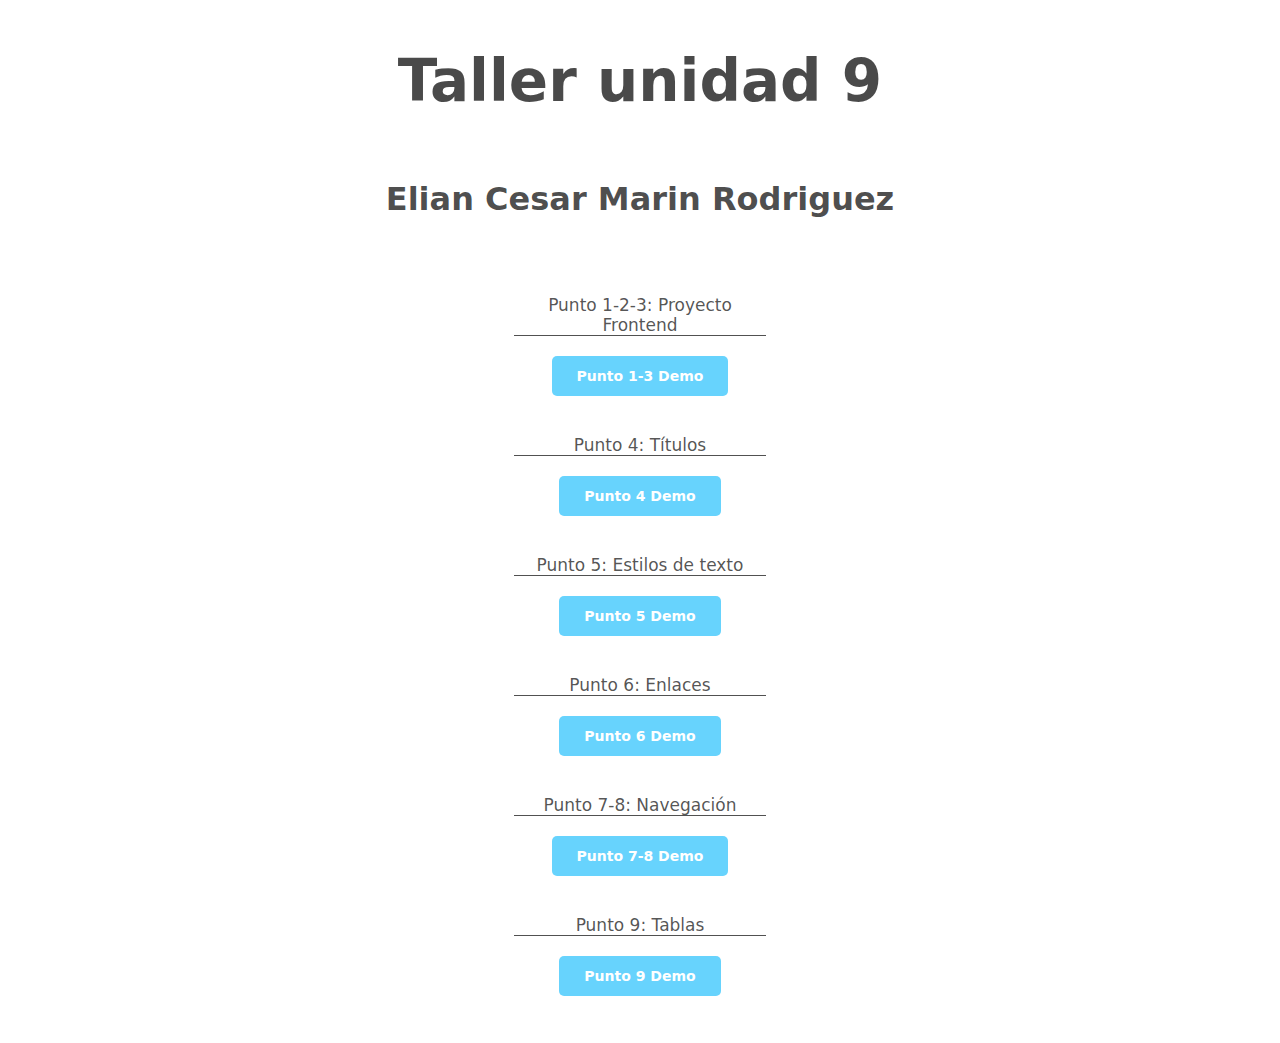
<file: index.html>
<!DOCTYPE html>
<html lang="en">
<head>
  <meta charset="UTF-8">
  <meta http-equiv="X-UA-Compatible" content="IE=edge">
  <meta name="viewport" content="width=device-width, initial-scale=1.0">
  <title>Taller 9 menu</title>
  <link rel="stylesheet" href="./styles/styles.css">
</head>
<body> 
  <div>
    <h1> Taller unidad 9</h1>
    <h2>Elian Cesar Marin Rodriguez</h2>
    <nav>
      <ul>
        <li>
          <p>
            Punto 1-2-3: Proyecto Frontend
          </p> 
          <a href="./Punto-1-3/index.html">
            Punto 1-3 Demo
          </a>
        </li>
        <li>
          <p>
            Punto 4: Títulos
          </p> 
          <a href="./Punto-4/index.html">
            Punto 4 Demo
          </a>
        </li>
        <li>
          <p>
            Punto 5: Estilos de texto
          </p>
          <a href="./Punto-5/index.html">
            Punto 5 Demo
          </a>
        </li>
        <li>
          <p>
            Punto 6: Enlaces
          </p>
          <a href="./Punto-6/index.html">
            Punto 6 Demo
          </a>
        </li>
        <li>
          <p>
            Punto 7-8: Navegación
          </p>
          <a href="./Punto-7-8/index.html">
            Punto 7-8 Demo
          </a>
        </li>
        <li>
          <p>
            Punto 9: Tablas
          </p>
          <a href="./Punto-9/index.html">
            Punto 9 Demo
          </a>
        </li>
      </ul>
    </nav>
  </div> 
</body>
</html>
</file>
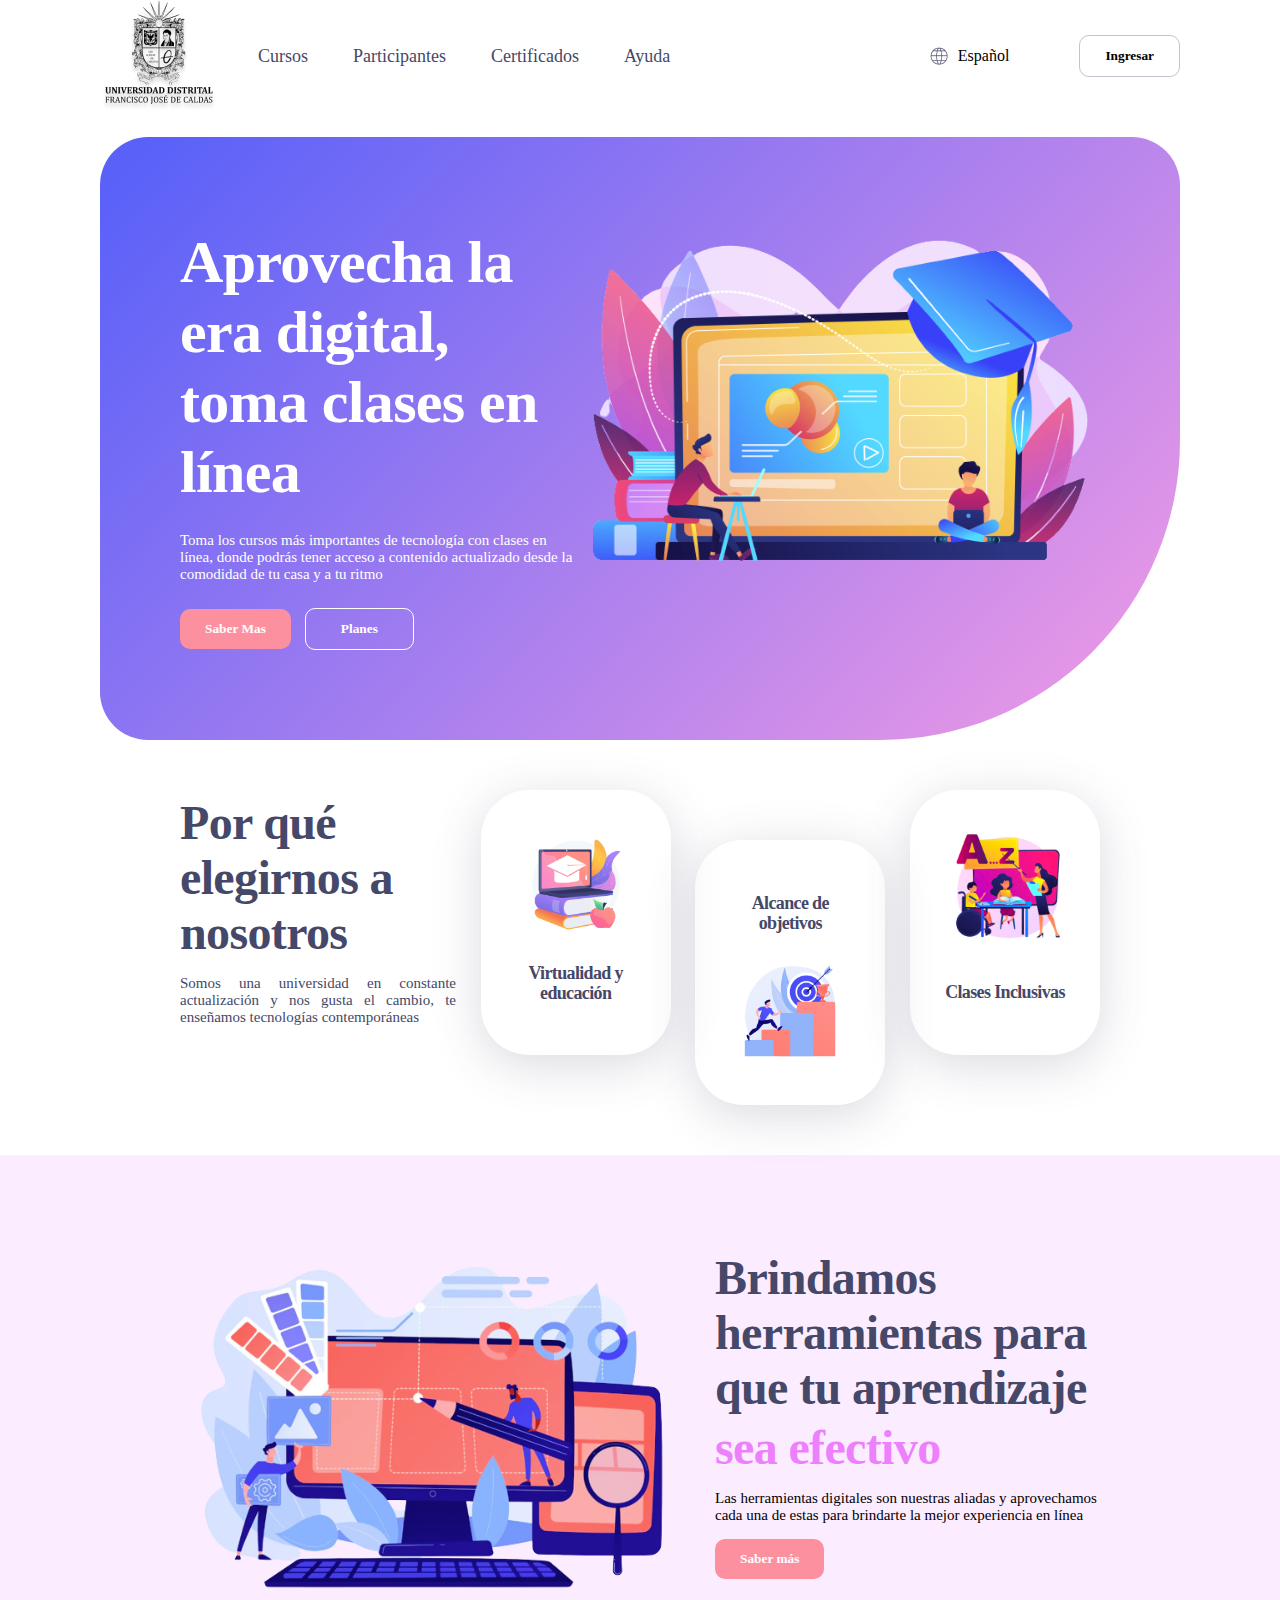
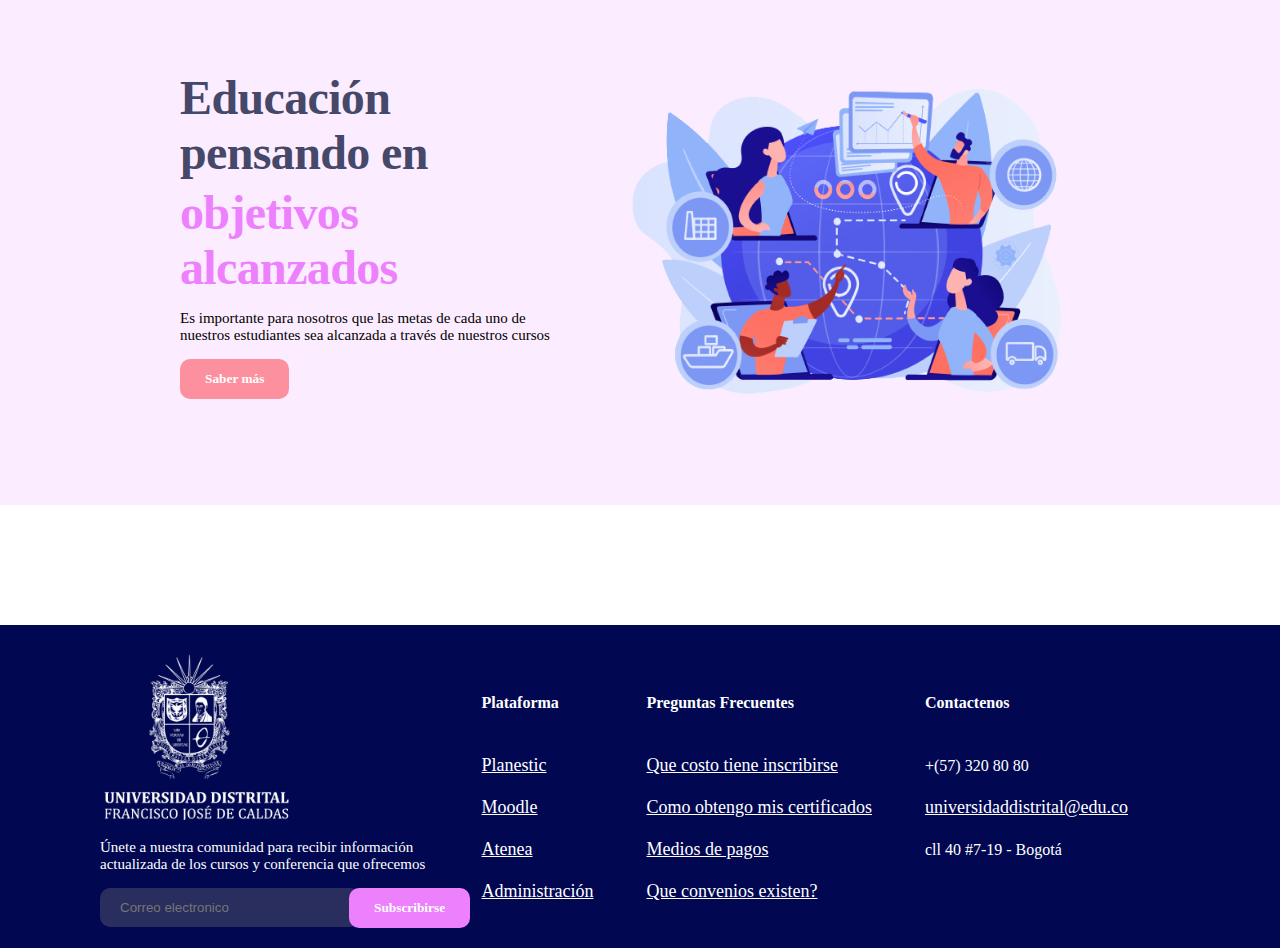
<file: Punto-1-3/index.html>
<!DOCTYPE html>
<html lang="en">
    <meta charset="UTF-8" />
    <meta http-equiv="X-UA-Compatible" content="IE=edge" />
    <meta name="viewport" content="width=device-width, initial-scale=1.0" />
    <title>Taller Atenea UD</title>
    <link rel="stylesheet" href="https://indestructibletype.com/fonts/Jost.css" type="text/css" charset="utf-8" />
    <link rel="stylesheet" href="./style/global-styles.css">
    <link rel="stylesheet" href="./style/header-style.css">
    <link rel="stylesheet" href="./style/banner-style.css">
    <link rel="stylesheet" href="./style/section-1-style.css">
    <link rel="stylesheet" href="./style/section-2-style.css">
    <link rel="stylesheet" href="./style/footer-style.css">
  </head>
  <body>
    <header>
      <div class="header__navegation">
        <img src="Public/Images/header-logo.png" alt="main-logo" />
        <nav>
          <ul>
            <li><a href="#banner">Cursos</a></li>
            <li><a href="#section-1">Participantes</a></li>
            <li><a href="#section-2">Certificados</a></li>
            <li><a href="#footer">Ayuda</a></li>
          </ul>
        </nav>
      </div>
      <div class="header__setting">
        <div>
          <img src="Public/Images/header-word.png" alt="World" />
          <span>Español</span>
        </div>
        <button class="">Ingresar</button>
      </div>
    </header>
    <main>
      <section id="banner">
        <div>
          <div>
            <h1>Aprovecha la era digital, toma clases en línea</h1>
            <p>
              Toma los cursos más importantes de tecnología con clases en línea,
              donde podrás tener acceso a contenido actualizado desde la
              comodidad de tu casa y a tu ritmo
            </p>
          </div>
          <div>
            <button class="button--orange">Saber Mas</button>
            <button class="button--white">Planes</button>
          </div>
        </div>
        <img
          src="Public/Images/banner-online.png"
          alt="online-education"
          width="550"
          height="350"
        />
      </section>
      <section id="section-1">
        <div class="section-1__info">
          <h2>Por qué elegirnos a nosotros</h2>
          <p>
            Somos una universidad en constante actualización y nos gusta el
            cambio, te enseñamos tecnologías contemporáneas
          </p>
        </div>
        <div class="section-1__card">
          <img
            src="Public/Images/section1-education.png"
            alt="education"
            width="120"
            height="120"
          />
          <h3>Virtualidad y educación</h3>
        </div>
        <div class="section-1__card section-1__card-down">
          <h3>Alcance de objetivos</h3>
          <img
            src="Public/Images/section1-goals.png"
            alt="Goals"
            width="120"
            height="120"
          />
        </div>
        <div class="section-1__card">
          <img
            src="Public/Images/section1-teach.png"
            alt="teach"
            width="120"
            height="120"
          />
          <h3>Clases Inclusivas</h3>
        </div>
      </section>
      <section id="section-2">
        <div class="section-2__info">
          <img
            src="Public/Images/section2-tools.png"
            alt="tools"
            width="500"
            height="350"
          />
          <div>
            <h2>Brindamos herramientas para que tu aprendizaje</h2>
            <h2 class="section-2__sub-pink">sea efectivo</h2>
            <p>
              Las herramientas digitales son nuestras aliadas y aprovechamos
              cada una de estas para brindarte la mejor experiencia en línea
            </p>
            <button class="button--orange">Saber más</button>
          </div>
        </div>
        <div class="section-2__info">
          <div>
            <h2>Educación pensando en</h2>
            <h2 class="section-2__sub-pink">objetivos alcanzados</h2>
            <p>
              Es importante para nosotros que las metas de cada uno de nuestros
              estudiantes sea alcanzada a través de nuestros cursos
            </p>
            <button class="button--orange">Saber más</button>
          </div>
          <img
            src="Public/Images/section2-goals.png"
            alt="goals-2"
            width="500"
            height="350"
          />
        </div>
      </section>
    </main>
    <footer id="footer">
      <div class="footer__info">
        <img
          src="./Public/Images/footer-logo.png"
          alt="footer-logo"
          width="200"
          height="175"
        />
        <div>
          <p>
            Únete a nuestra comunidad para recibir información actualizada de
            los cursos y conferencia que ofrecemos
          </p>
          <form method="post">
            <input
              id="email"
              type="email"
              name="user_name"
              placeholder="Correo electronico"
            />
            <button class="button--pink">Subscribirse</button>
          </form>
        </div>
      </div>
      <div>
        <table>
          <tr>
            <th>Plataforma</th>
            <th>Preguntas Frecuentes</th>
            <th>Contactenos</th>
          </tr>
          <tr>
            <td><a href="">Planestic</a></td>
            <td><a href="">Que costo tiene inscribirse</a></td>
            <td>+(57) 320 80 80</td>
          </tr>
          <tr>
            <td><a href="">Moodle</a></td>
            <td><a href="">Como obtengo mis certificados</a></td>
            <td><a href="">universidaddistrital@edu.co</a></td>
          </tr>
          <tr>
            <td><a href="">Atenea</a></td>
            <td><a href="">Medios de pagos</a></td>
            <td>cll 40 #7-19 - Bogotá</td>
          </tr>
          <tr>
            <td><a href="">Administración</a></td>
            <td><a href="">Que convenios existen?</a></td>
          </tr>
        </table>
      </div>
    </footer>
  </body>
</html>
</file>
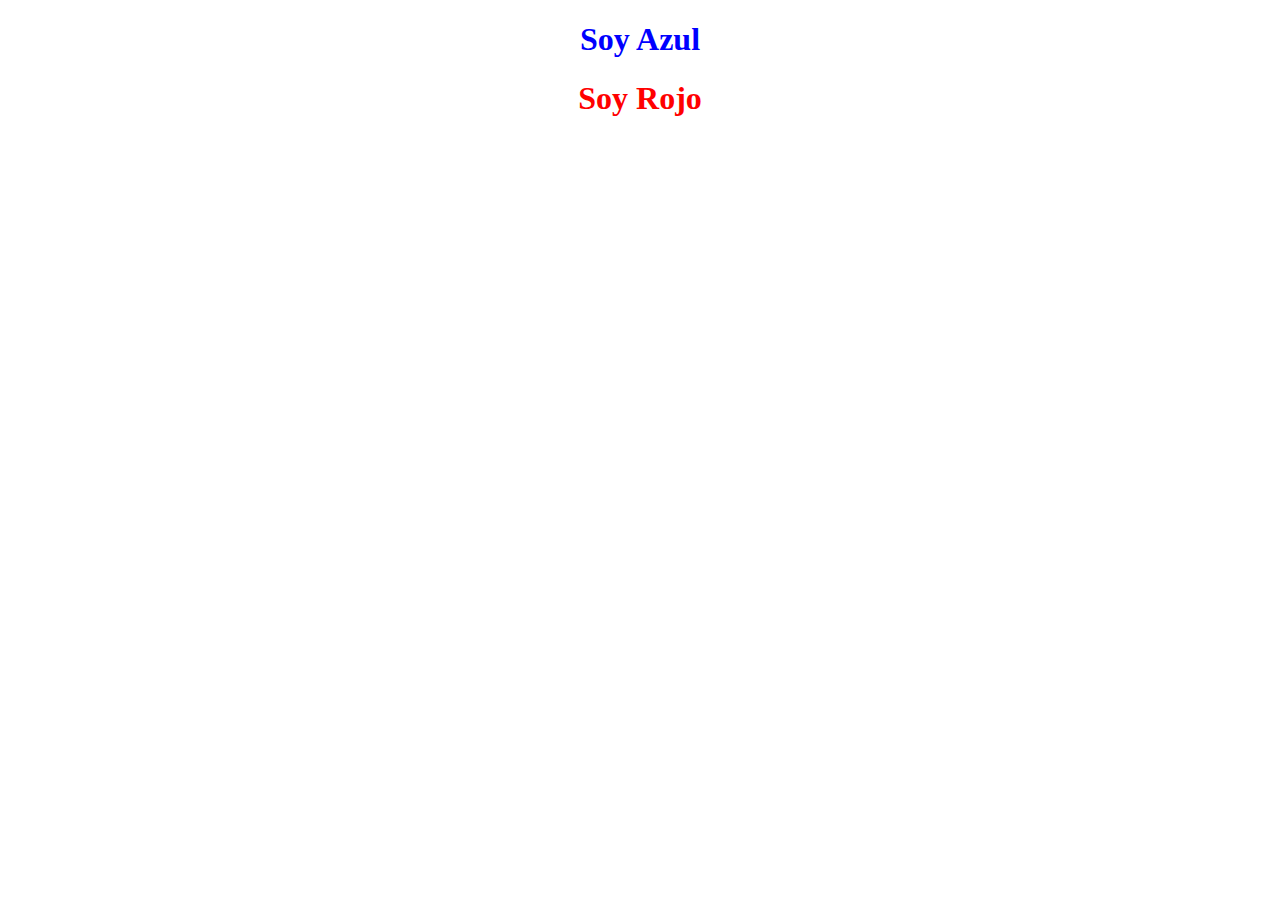
<file: Punto-4/index.html>
<!DOCTYPE html>
<html lang="en">
<head>
    <meta charset="UTF-8">
    <meta http-equiv="X-UA-Compatible" content="IE=edge">
    <meta name="viewport" content="width=device-width, initial-scale=1.0">
    <link rel="stylesheet" href="https://indestructibletype.com/fonts/Jost.css" 
    type="text/css" charset="utf-8" />
    <link rel="stylesheet" href="./style_global.css">
    <title>Taller punto 4</title>
</head>
<body>
    <h1 id="text-azul">Soy Azul</h1>
    <h1 id="text-rojo">Soy Rojo</h1>
</body>
</html>
</file>
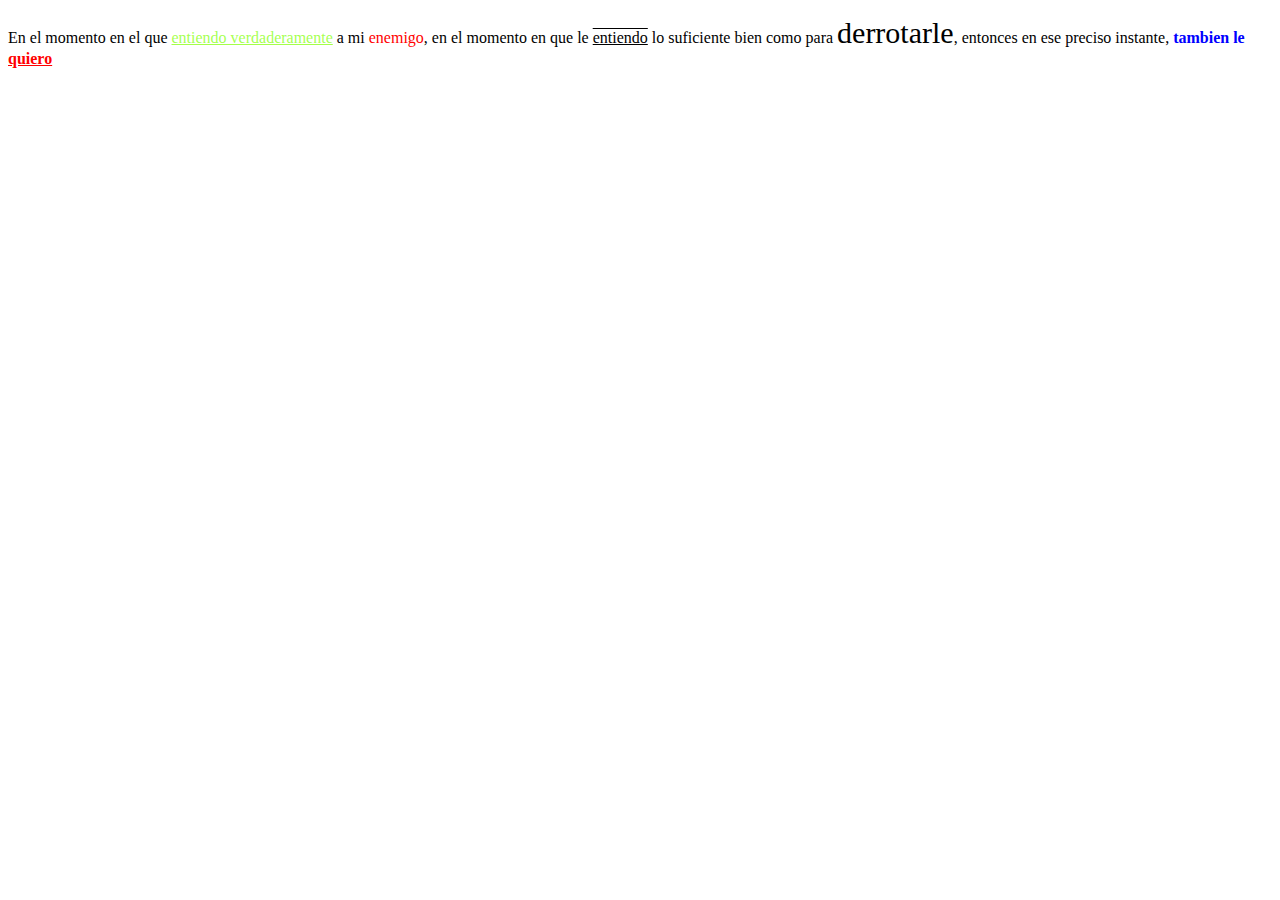
<file: Punto-5/index.html>
<!DOCTYPE html>
<html lang="en">
  <head>
    <meta charset="UTF-8" />
    <meta http-equiv="X-UA-Compatible" content="IE=edge" />
    <meta name="viewport" content="width=device-width, initial-scale=1.0" />
    <link
      rel="stylesheet"
      href="https://indestructibletype.com/fonts/Jost.css"
      type="text/css"
      charset="utf-8"
    />
    <link rel="stylesheet" href="./style.css" />
    <title>Taller punto 5</title>
  </head>
  <body>
    <p>
      En el momento en el que
      <span class="green_subrayado">entiendo verdaderamente</span> a mi
      <span class="tex_red">enemigo</span>, en el momento en que le
      <span class="line">entiendo</span> lo suficiente bien como para
      <span class="black">derrotarle</span>, entonces en ese preciso instante,
      <span class="blue">tambien le</span> 
      <span class="red">quiero</span>
    </p>
  </body>
</html>
</file>
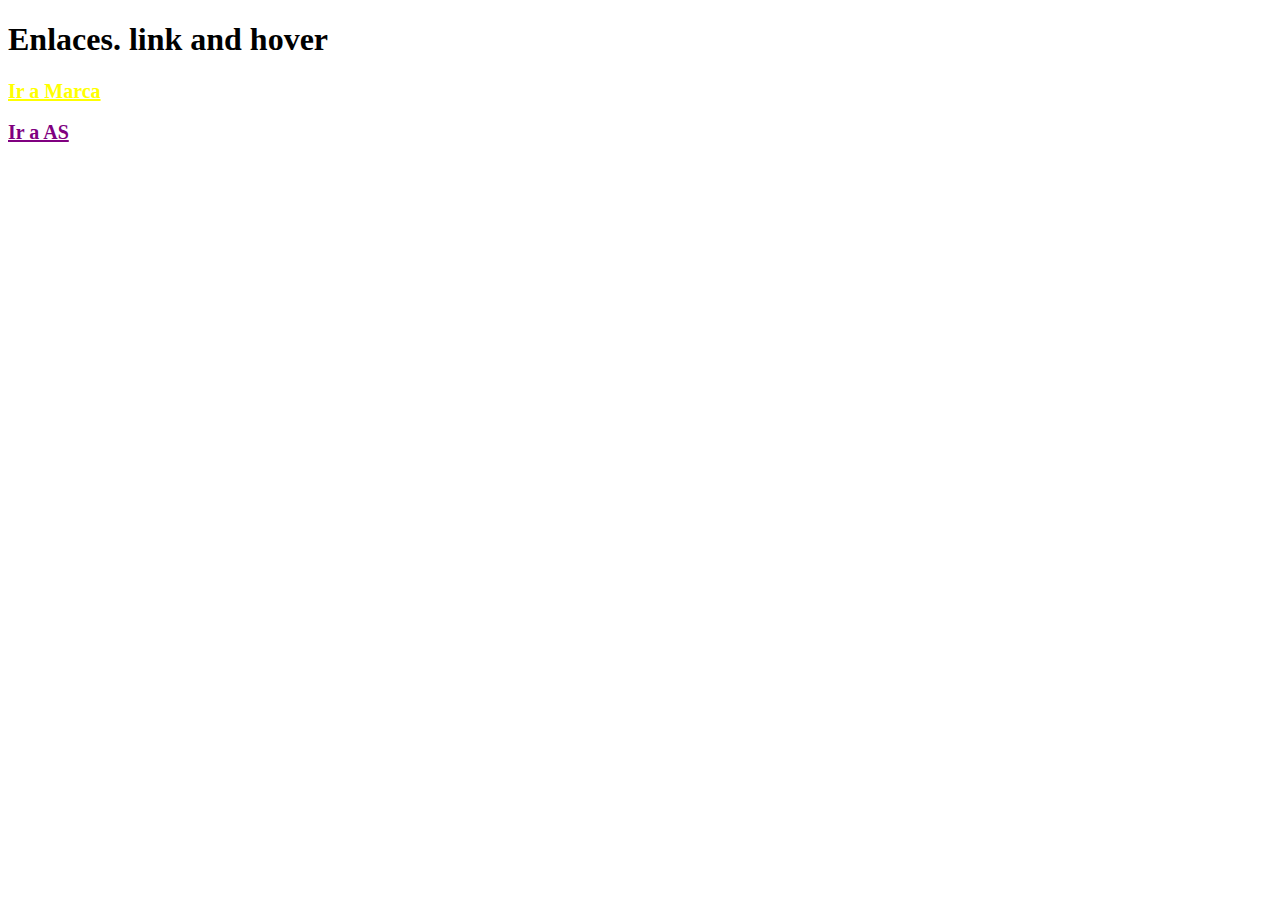
<file: Punto-6/index.html>
<!DOCTYPE html>
<html lang="en">
<head>
    <meta charset="UTF-8">
    <meta http-equiv="X-UA-Compatible" content="IE=edge">
    <meta name="viewport" content="width=device-width, initial-scale=1.0">
    <link rel="stylesheet" href="https://indestructibletype.com/fonts/Jost.css" 
    type="text/css" charset="utf-8" />
    <link rel="stylesheet" href="./style-link.css">
    <title>Taller punto 6</title>
</head>
<body>
    <h1>Enlaces. link and hover</h1>
    <a href="/index.html" class="link_marca">Ir a Marca</a> <br>
    <br>
    <a href="/index.html" class="link_AS">Ir a AS</a>
</body>
</html>
</file>
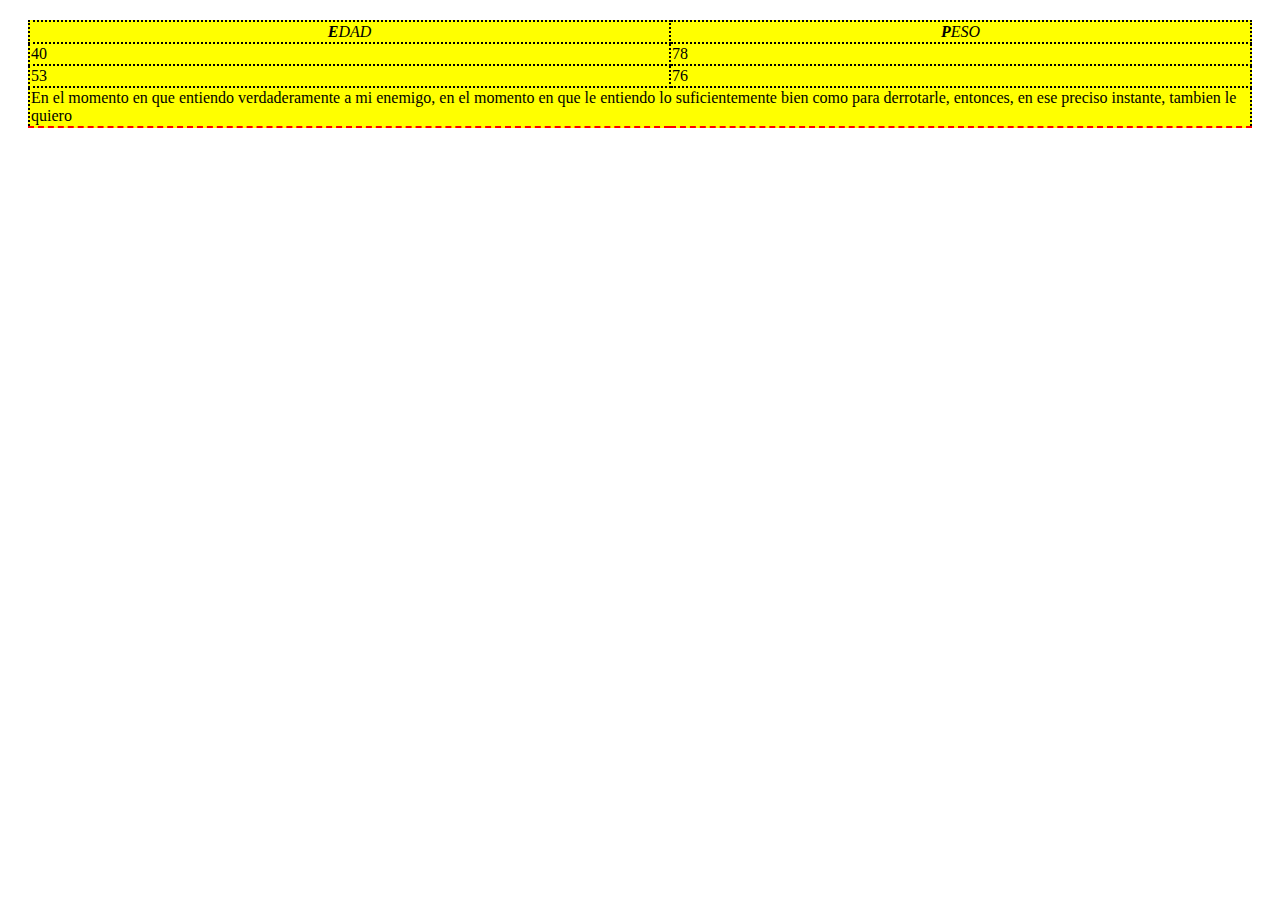
<file: Punto-9/index.html>
<!DOCTYPE html>
<html lang="en">
<head>
    <meta charset="UTF-8">
    <meta http-equiv="X-UA-Compatible" content="IE=edge">
    <meta name="viewport" content="width=device-width, initial-scale=1.0">
    <link rel="stylesheet" href="https://indestructibletype.com/fonts/Jost.css" 
    type="text/css" charset="utf-8" />
    <link rel="stylesheet" href="./style.css">
    <title>Taller punto 9</title>
</head>
<body>
    <table>
        <tr class="center">
            <td> <strong>E</strong>DAD</td>
            <td> <strong>P</strong>ESO</td>
        </tr>
        <tr>
            <td>40</td>
            <td>78</td>
        </tr>
        <tr>
            <td>53</td>
            <td>76</td>
        </tr>
        <tr>
            <td colspan="2" class="border_button">En el momento en que entiendo verdaderamente a mi enemigo, en el momento en que le entiendo lo
                suficientemente bien como para derrotarle, entonces, en ese preciso instante, tambien le quiero
            </td> 
        </tr>
    </table>
</body>
</html>
</file>
<file: styles/styles.css>
body {
  text-align: center;
  color: #000000b5;
  font-family: system-ui, -apple-system;
}

body, div {
  display: flex;
  justify-content: center;
  align-items: center;
}

div {
  flex-direction: column;
  width: 50%;
  height: 50%;
  text-align: center;
}

h1 {
  font-size: 58px;
}

h2 {
  font-size: 32px;
}

nav {
  width: 40%;
}

ul {
  padding: 0;
  text-align: center;
  list-style: none;
}

li {
  margin: 50px 0;
}

p {
  margin: 40px 0 30px;
  color: #000000ae;
  font-size: 17px;
  border-bottom: 1px solid;
}

a {
  padding: 12px 25px;
  color: #ffffff;
  background-color: #54cdfde2;
  border: none;
  border-radius: 5px;
  font-family: system-ui, -apple-system;
  font-size: 14px;
  font-weight: bold;
  text-decoration: none;
  cursor: pointer;
}

a:hover {
  background-color: #be3838e2;
}
</file>
<file: Punto-1-3/style/global-styles.css>
/* Estilos Globales */
body {
    margin: 0;
}

a {
    font-family: 'Jost';
    font-size: 18px;
}

button {
    padding: 12px 25px;
    font-family: 'Jost';
    font-weight: bold;
    border-radius: 10px;
    cursor: pointer;
}

p {
    font-family: 'Jost';
    font-weight: 300;
    font-size: 15px;
}

.button--orange {
    margin-right: 10px;
    background-color: #FD909E;
    color: #fff;
    border: none;
}

h2 {
    margin: 5px 0px;
    color: #454868;
    font-family: 'Jost';
    font-size: 48px;
    line-height: 55px;
    letter-spacing: -0.64px;
}
</file>
<file: Punto-1-3/style/header-style.css>
/* Estilos header*/
header {
    display: flex;
    justify-content: space-between;
    margin: 0px 100px;
}

.header__navegation {
    display: flex;
    align-items: center;
}

.header__navegation nav ul {
    display: flex;
    gap: 45px;
    list-style: none;
    
}

.header__navegation nav ul li a {
    text-decoration: none;
    color: #454868;
}

.header__setting {
    display: flex;
    gap: 70px;
    align-items: center;
}

.header__setting div {
    display: flex;
    align-items: center;
    gap: 10px;
    font-family: 'Jost';
    font-size: 16px;
    font-weight: 400;
}

.header__setting button {
    background-color: transparent;
    border: 1px solid #45486854;
}
</file>
<file: Punto-1-3/style/banner-style.css>
/*ESTILOS DEL BANNER*/

#banner {
    display: flex;
    margin: 25px 100px;
    padding: 90px 80px;
    background: linear-gradient(313.18deg, #EE9AE5 3.28%, #5961F9 97.04%);
    border-radius: 48px 48px 300px 48px;
}

h1 {
    margin: 0px;
    font-family: 'Jost';
    font-size: 60px;
    font-weight: 600;
    color: #fff;
    line-height: 70px;
    letter-spacing: -0.64px;
}

#banner p {
    margin: 25px 0px;
    color: #fff;
}

.button--white {
    padding: 12px 35px;
    background-color: transparent;
    color: #fff;
    border: 1px solid #fff;
}
</file>
<file: Punto-1-3/style/section-1-style.css>
#section-1 {
    margin: 50px 100px;
    display: flex;
    justify-content: space-between;
    padding: 0px 80px;
}

.section-1__info {
    width: 30%;
}

.section-1__info p {
    color: #454868;
    text-align: justify;
}

.section-1__card {
    display: flex;
    flex-direction: column;
    align-items: center;
    justify-content: space-between;
    width: min-content;
    height: 195px;
    padding: 35px;
    border-radius: 48px;
    box-shadow: 0px 10px 50px #45486833;
}

.section-1__card-down {
    margin-top: 50px;
}

.section-1__card h3 {
    font-family: 'Jost';
    color: #454868;
    font-size: 18px;
    line-height: 20px;
    letter-spacing: -0.64px;
    text-align: center;
}
</file>
<file: Punto-1-3/style/section-2-style.css>
#section-2 {
    padding: 20px 180px;
    background: #ed80fd26;
}

.section-2__info {
    display: flex;
    gap: 35px;
    margin: 70px 0px;
}

.section-2__sub-pink {
    color: #ed80fd;
}
</file>
<file: Punto-1-3/style/footer-style.css>
#footer {
    display: flex;
    justify-content: space-between;
    align-items: center;
    margin-top: 120px;
    padding: 20px 100px;
    background-color: #010851;
    color: #fff;
}

.footer__info {
    width: 35%;
}

input {
    width: 220px;
    padding: 12px 20px;
    margin-right: -15px;
    border: none;
    border-radius: 10px;
    background-color: #45486899;
}

.button--pink {
    background-color: #ED80FD;
    color: #fff;
    border: none;
}

table {
    font-family: 'Jost';
    text-align: left;
}

tr {
    height: 40px;
}

th {
    height: 80px;
}

td {
    padding-right: 50px;
}

td a {
    color: #fff;
}
</file>
<file: Punto-4/style_global.css>
h1 {
    font-family: 'Jost';
    text-align: center;
}

#text-azul {
    color: blue;
}

#text-rojo {
    color: red;
}
</file>
<file: Punto-5/style.css>
.green_subrayado {
    color:#80ff00b6;
    text-decoration: underline;
}

.tex_red {
    color: red;
}

.line {
    text-decoration: underline overline;
}

.black {
    font-size: 30px;
}

.blue {
    font-weight: bold;
    color: blue;
}

.red {
    font-weight: bold;
    text-decoration: underline;
    color: red;
}
</file>
<file: Punto-6/style-link.css>
body {
    margin: none;
}

.link_marca {
    font-size: 20px;
    font-weight: bold;
    color: yellow;
}

.link_AS {
    font-size: 20px;
    font-weight: bold;
    color: purple;
}
</file>
<file: Punto-9/style.css>
table,th,td {
    margin: 20px;
    background-color: yellow;
    border: black 2px dotted;
    border-collapse: collapse;
}

.border_button {
    border-bottom: 2px red dashed;
}

.center {
    text-align: center;
    font-style: oblique;
}
</file>
